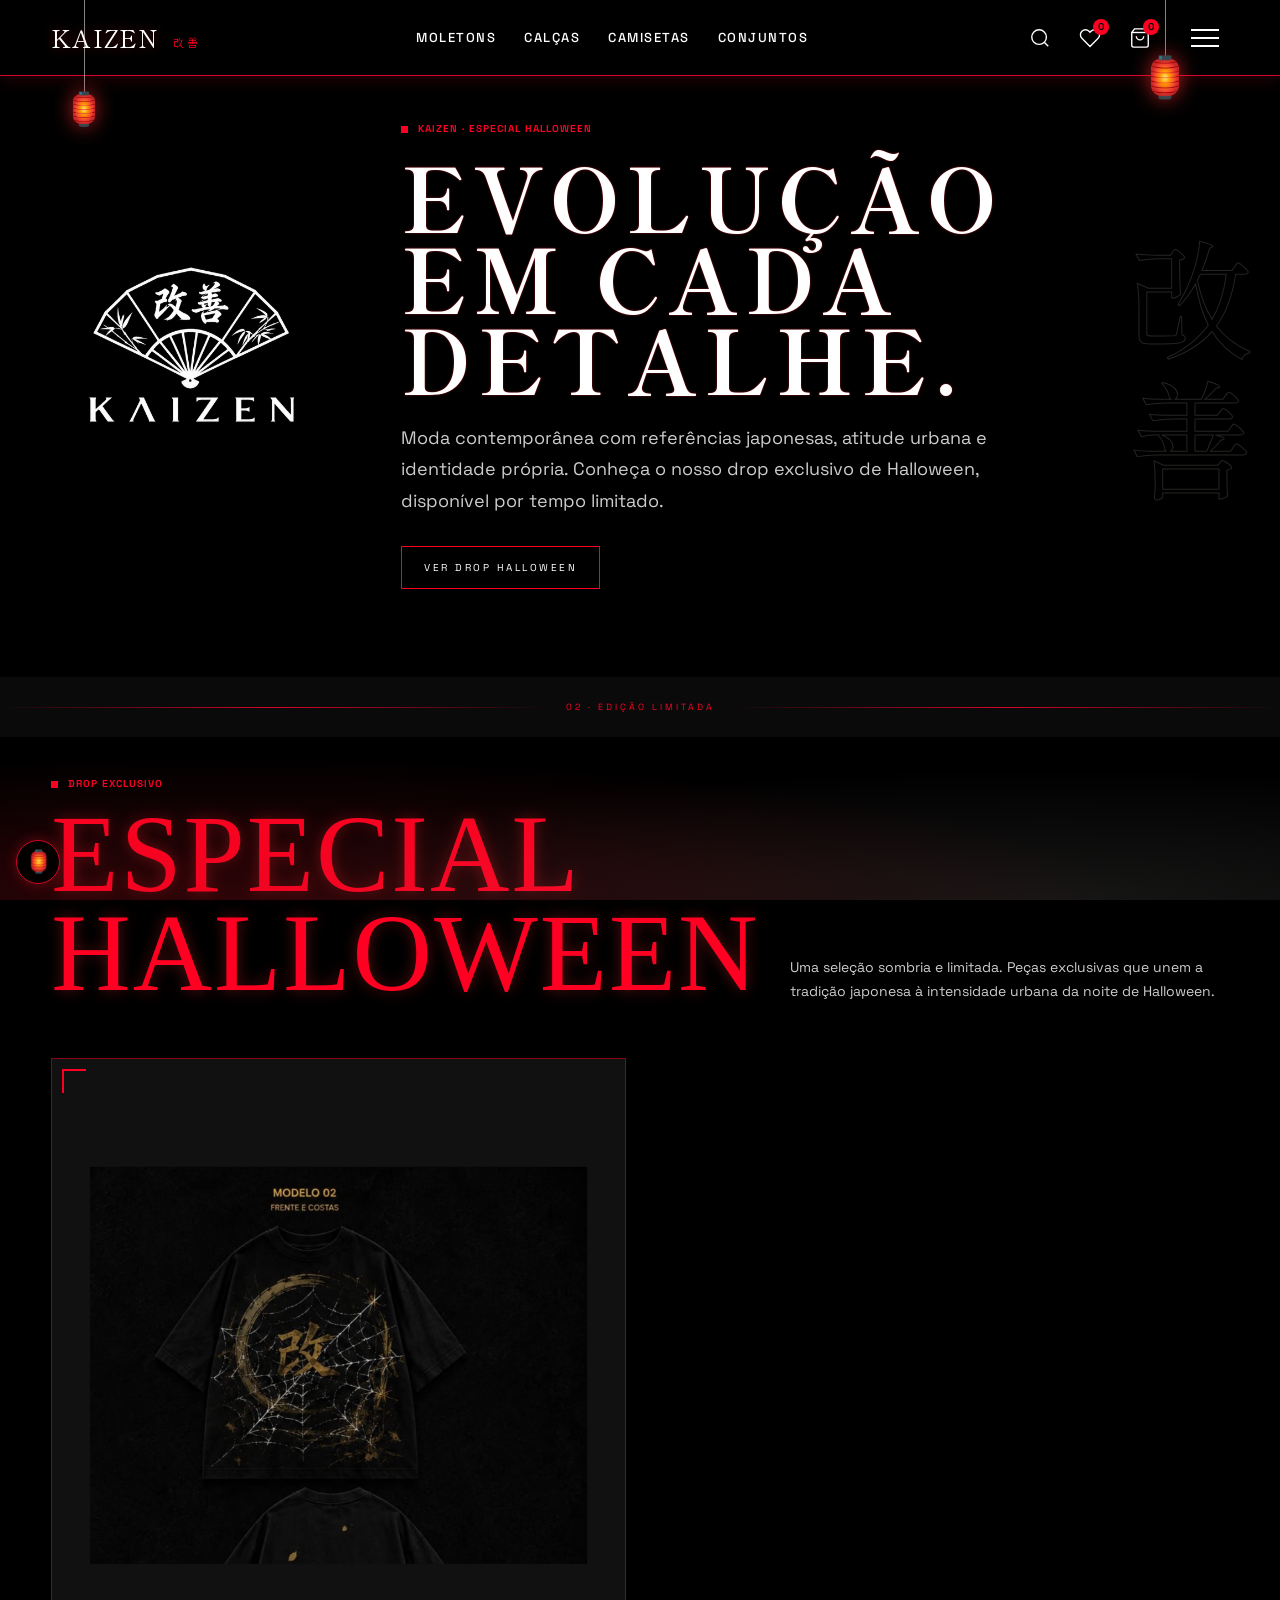
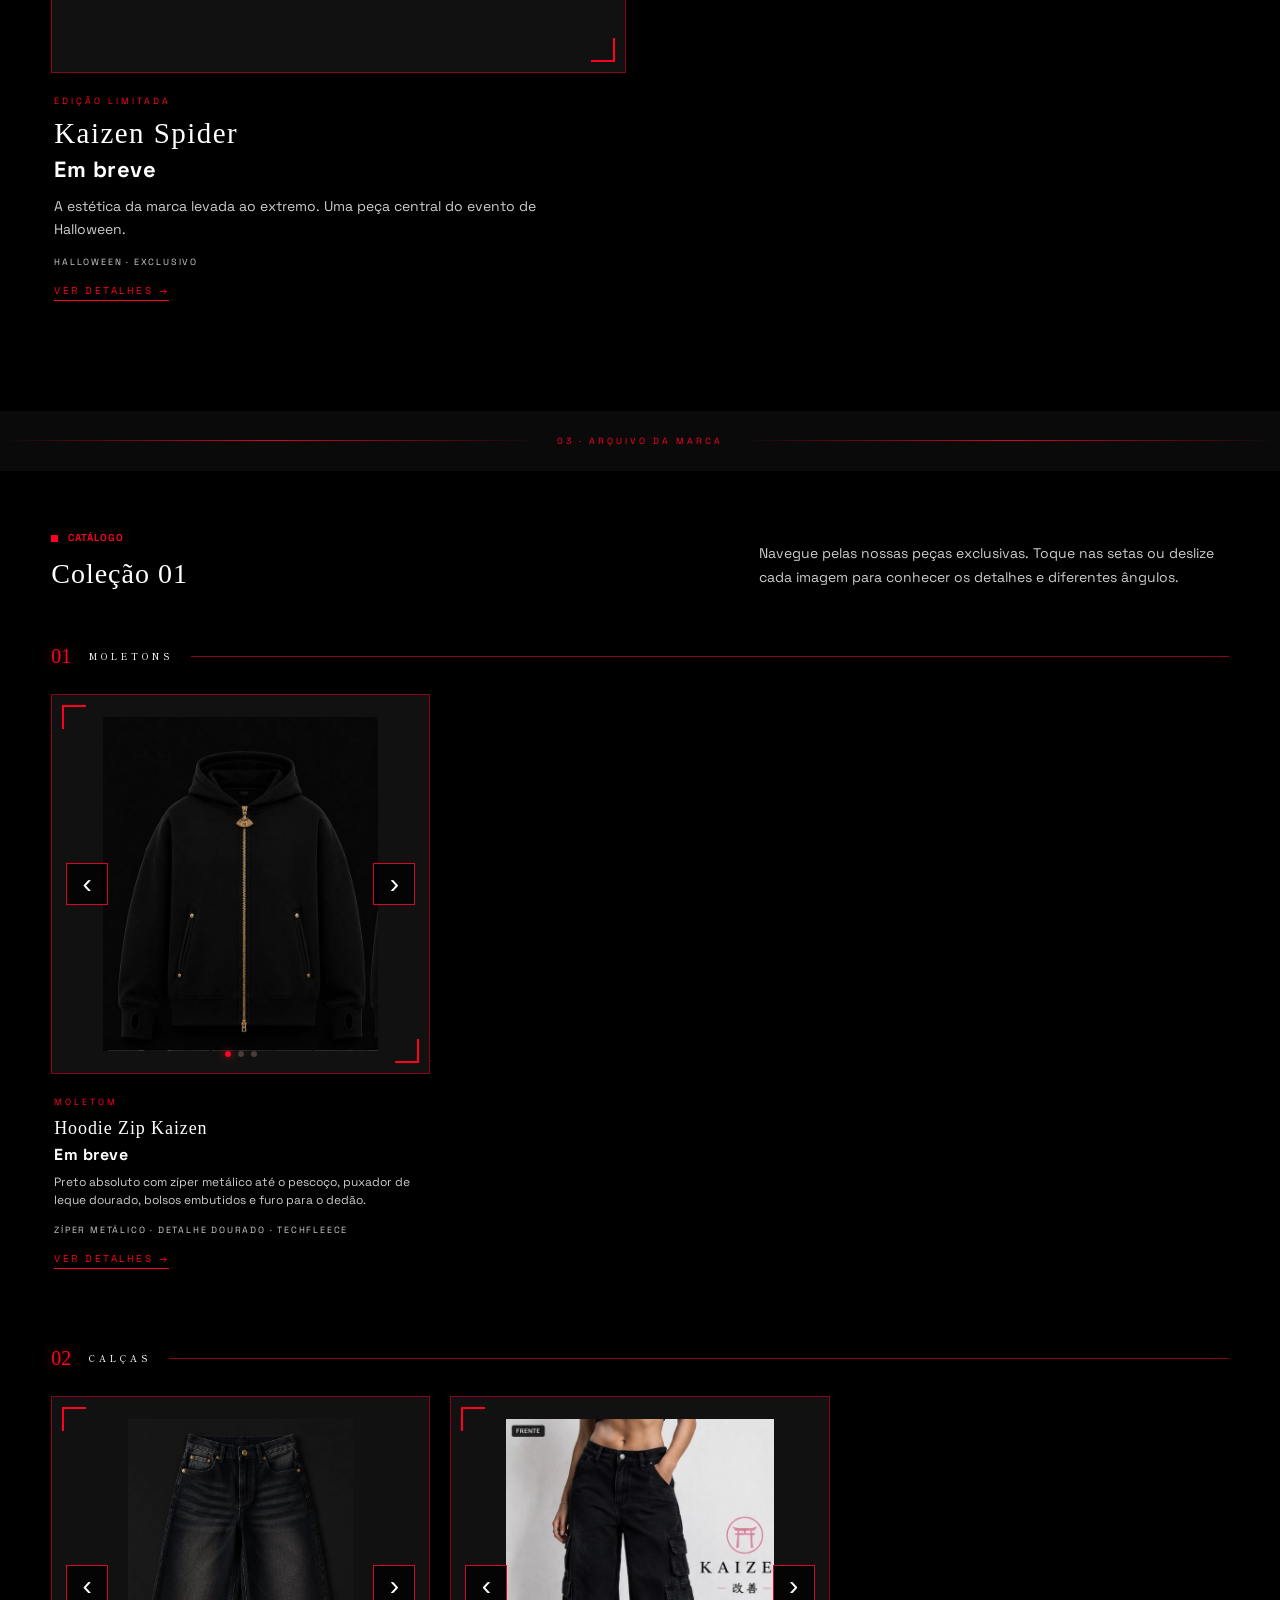
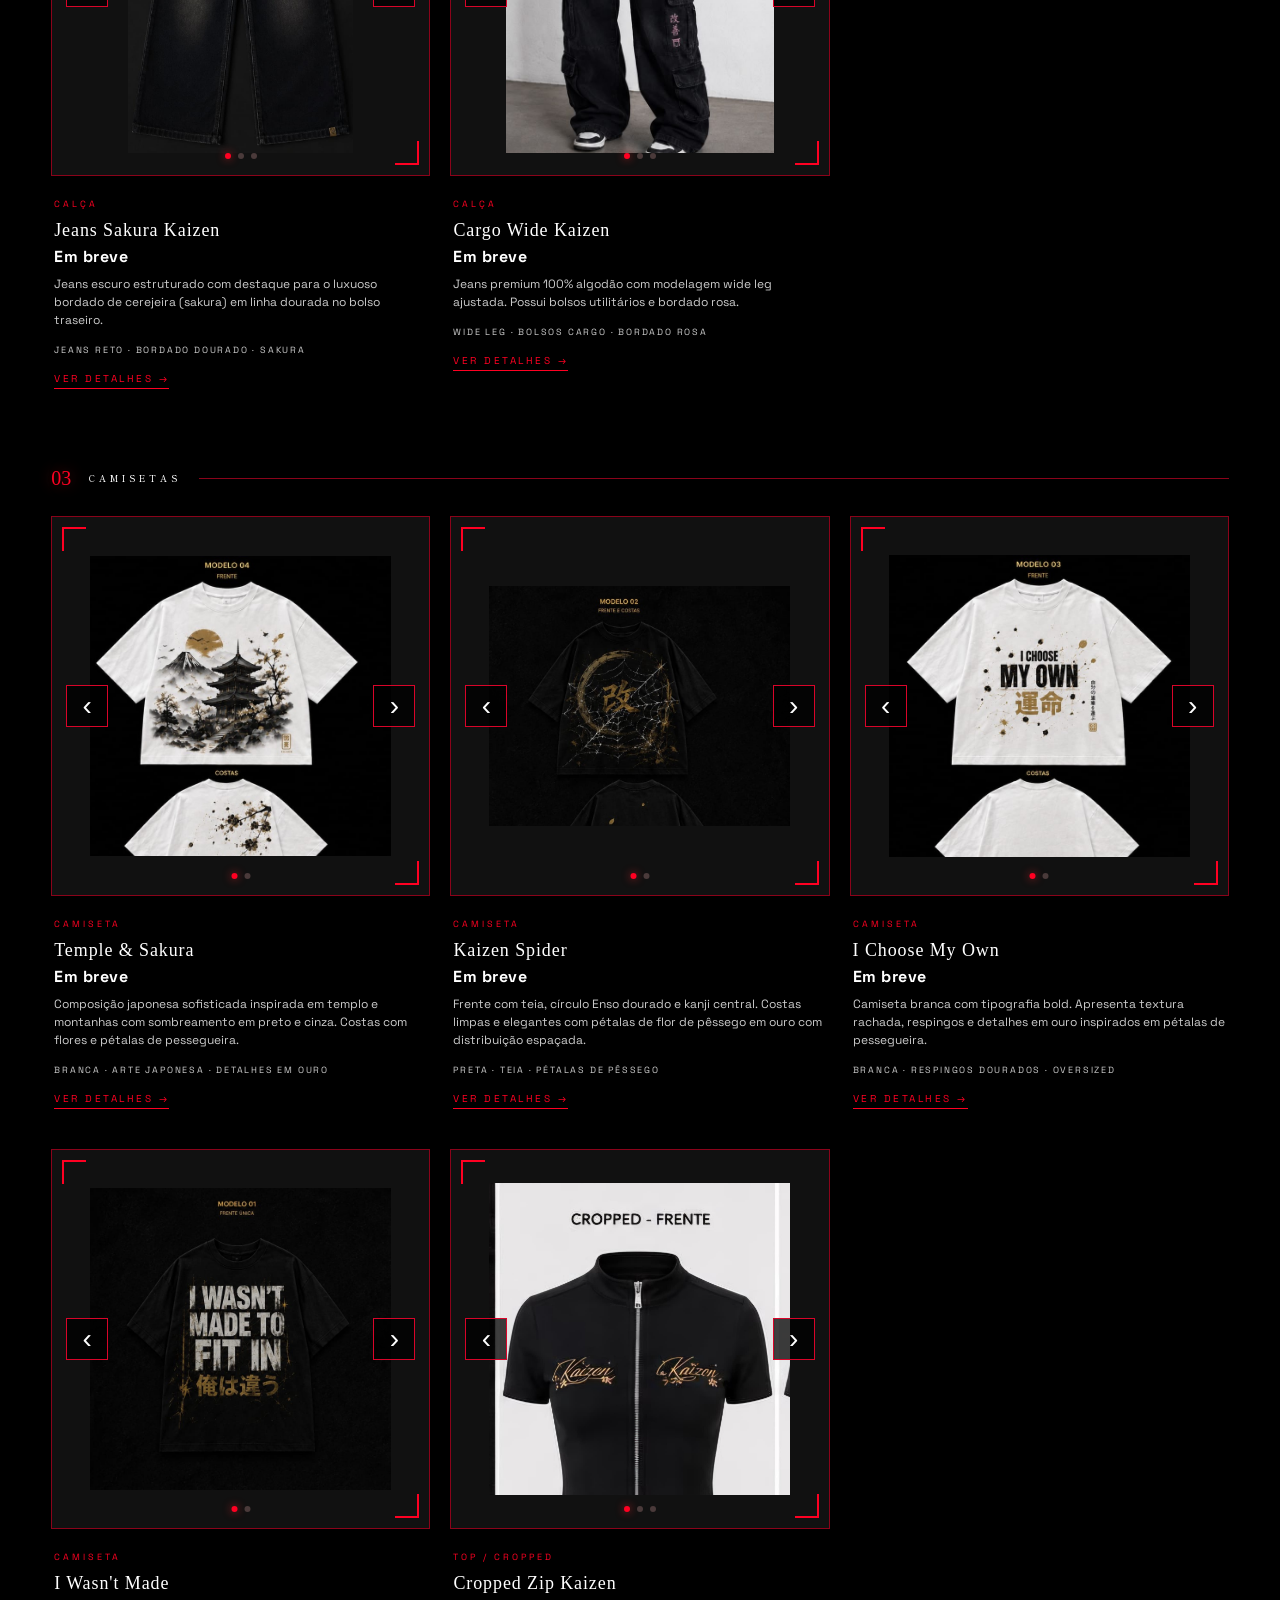
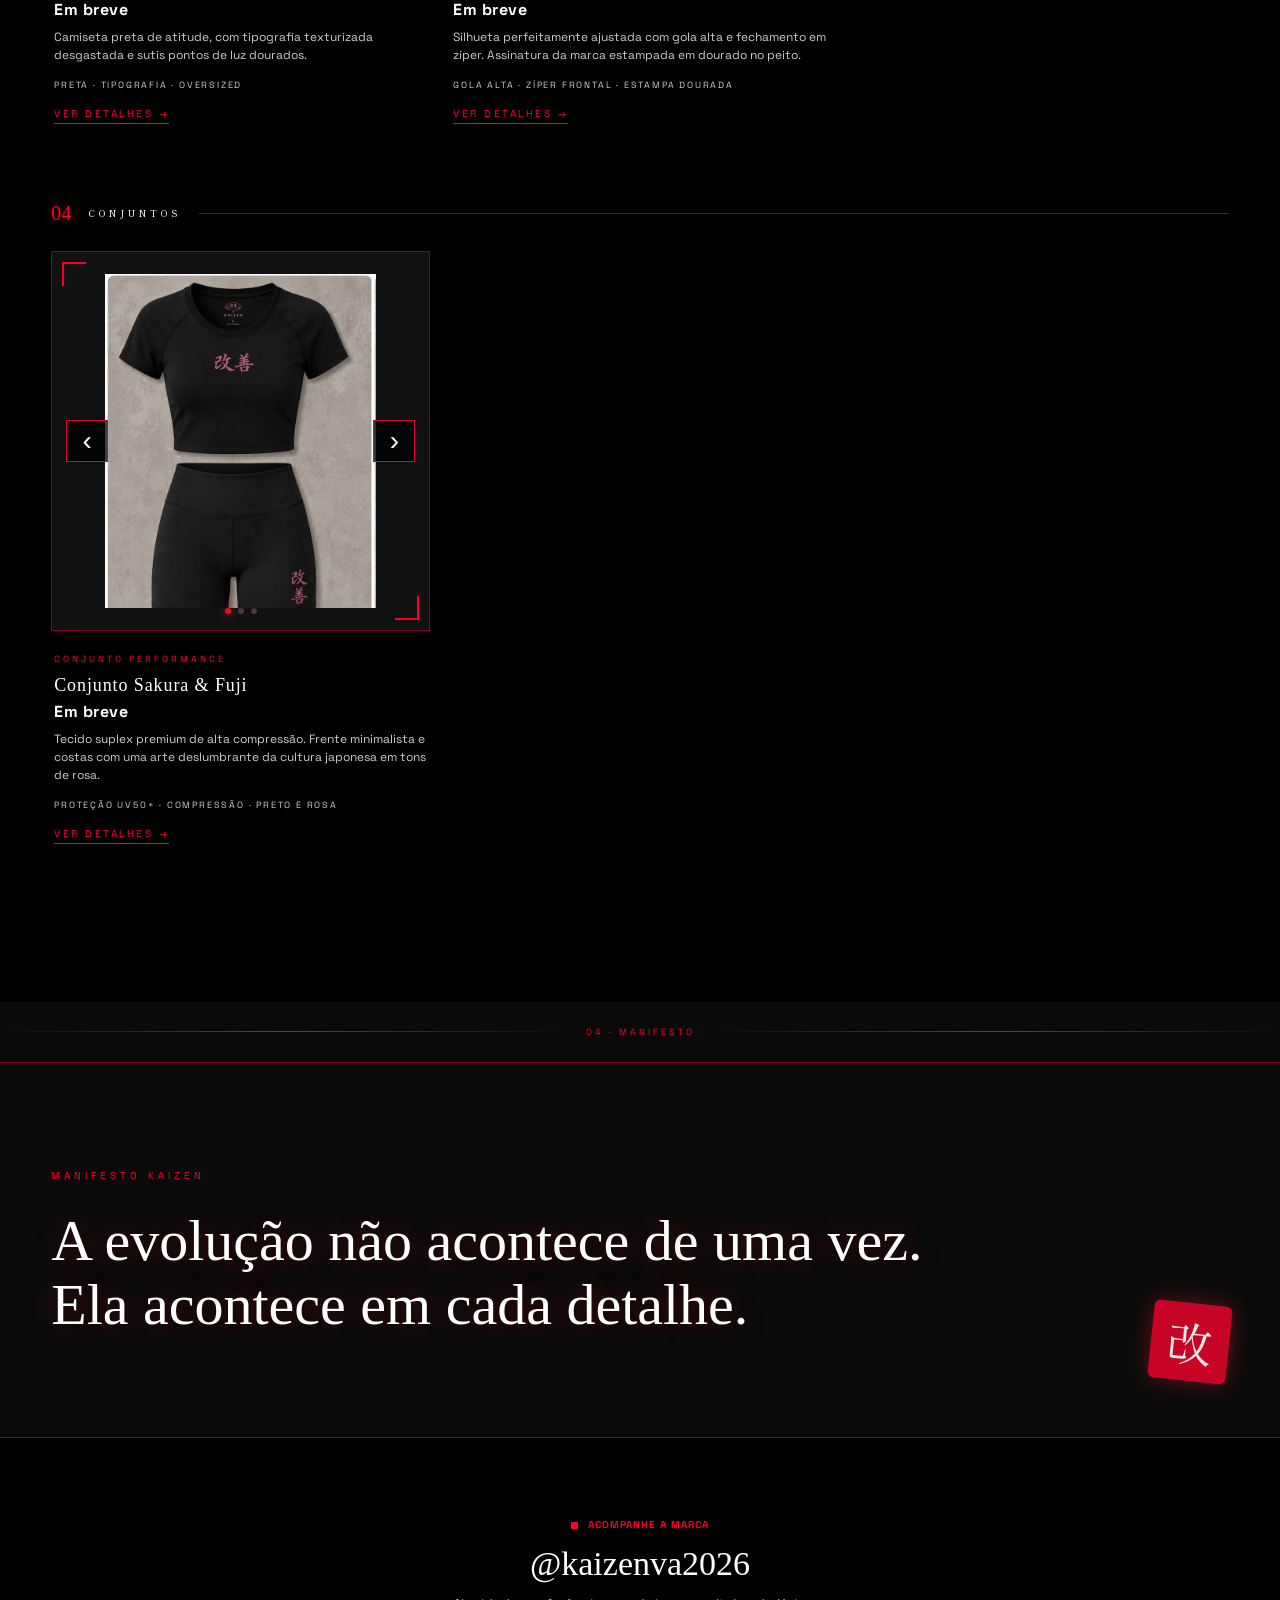
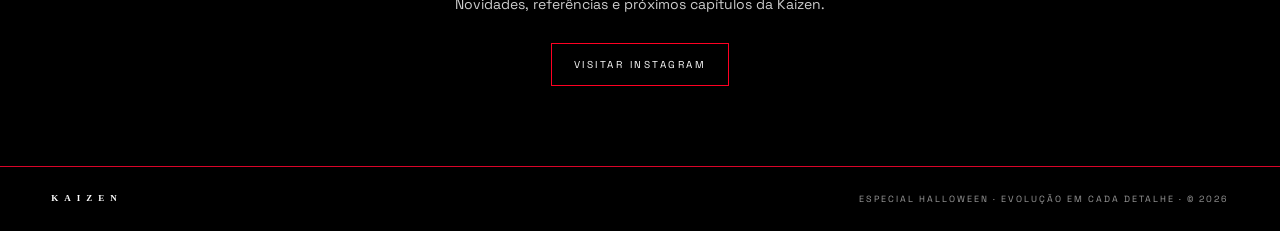
<file: index.html>
<!doctype html>
<html lang="pt-BR">
<head>
<meta charset="utf-8">
<meta name="viewport" content="width=device-width, initial-scale=1">
<meta name="description" content="KAIZEN — Coleção 01. Moda contemporânea inspirada em referências japonesas, atitude urbana e melhoria contínua.">
<title>KAIZEN — Especial Halloween</title>

<!-- Fontes do Google Fonts para a Estética Japonesa -->
<link rel="preconnect" href="https://fonts.googleapis.com">
<link rel="preconnect" href="https://fonts.gstatic.com" crossorigin>
<link href="https://fonts.googleapis.com/css2?family=Shippori+Mincho:wght@400;500;700;800&family=Space+Grotesk:wght@400;500;700&display=swap" rel="stylesheet">

<link rel="stylesheet" href="style.css">
<link rel="stylesheet" href="halloween.css">
<script src="halloween.js" defer></script>
</head>
<body>

<header>
  <div class="container nav">
    <a class="wordmark" href="#inicio">KAIZEN</a>
    
    <nav class="nav-categories">
      <a href="#moletons">Moletons</a>
      <a href="#calcas">Calças</a>
      <a href="#camisetas">Camisetas</a>
      <a href="#conjuntos">Conjuntos</a>
    </nav>
    
    <div class="nav-actions">
      <!-- Ícone Pesquisa -->
      <button class="icon-btn" aria-label="Pesquisar">
        <svg viewBox="0 0 24 24" fill="none" stroke="currentColor" stroke-width="1.5"><circle cx="11" cy="11" r="8"></circle><line x1="21" y1="21" x2="16.65" y2="16.65"></line></svg>
      </button>

      <!-- Ícone Favoritos -->
      <button class="icon-btn" aria-label="Favoritos">
        <svg viewBox="0 0 24 24" fill="none" stroke="currentColor" stroke-width="1.5"><path d="M20.84 4.61a5.5 5.5 0 0 0-7.78 0L12 5.67l-1.06-1.06a5.5 5.5 0 0 0-7.78 7.78l1.06 1.06L12 21.23l7.78-7.78 1.06-1.06a5.5 5.5 0 0 0 0-7.78z"></path></svg>
        <span class="badge">0</span>
      </button>
      
      <!-- Ícone Carrinho -->
      <button class="icon-btn" aria-label="Carrinho">
        <svg viewBox="0 0 24 24" fill="none" stroke="currentColor" stroke-width="1.5"><path d="M6 2L3 6v14a2 2 0 0 0 2 2h14a2 2 0 0 0 2-2V6l-3-4z"></path><line x1="3" y1="6" x2="21" y2="6"></line><path d="M16 10a4 4 0 0 1-8 0"></path></svg>
        <span class="badge">0</span>
      </button>

      <!-- Botão Hambúrguer -->
      <button class="hamburger-btn" id="open-menu" aria-label="Abrir menu">
        <span></span><span></span><span></span>
      </button>
    </div>
  </div>

  <!-- Barra de Pesquisa Integrada no Header -->
  <div class="search-bar-overlay" id="search-bar-overlay">
    <div class="container search-bar-inner">
      <svg viewBox="0 0 24 24" fill="none" stroke="currentColor" stroke-width="1.5" class="search-icon-inside"><circle cx="11" cy="11" r="8"></circle><line x1="21" y1="21" x2="16.65" y2="16.65"></line></svg>
      <input type="text" id="search-input" placeholder="Buscar peças, coleções..." aria-label="Campo de pesquisa">
      <button class="close-search" id="close-search" aria-label="Fechar pesquisa">✕</button>
    </div>
  </div>
</header>

<!-- Overlay Escuro Geral -->
<div class="menu-overlay" id="menu-overlay"></div>

<!-- 1. Menu Lateral: Navegação Geral -->
<aside class="side-menu" id="side-menu">
  <button class="close-btn" id="close-menu" aria-label="Fechar menu">✕</button>
  <nav class="side-nav">
    <a href="#halloween" class="side-link" style="color: var(--gold); text-shadow: 0 0 10px rgba(229,37,42,0.3);">Drop Halloween</a>
    <a href="#colecao" class="side-link">Coleção 01</a>
    <a href="#manifesto" class="side-link">Manifesto</a>
    
    <div class="side-menu-section">
      <div class="side-link-title">Quem Somos</div>
      <p class="side-menu-intro">Transformamos referências orientais e linguagem urbana em peças de expressão e autenticidade.</p>
    </div>
  </nav>
  <a href="https://www.instagram.com/kaizenva2026?igsh=aXo5OWhwcmZ4YXd1" class="side-link instagram" target="_blank" rel="noopener">@kaizenva2026</a>
</aside>

<!-- 2. Menu Lateral: Carrinho -->
<aside class="side-menu" id="cart-menu">
  <button class="close-btn" id="close-cart" aria-label="Fechar carrinho">✕</button>
  <div class="side-menu-section" style="margin-top: 0; border: none; padding-top: 0;">
    <div class="side-link-title">Seu Carrinho</div>
    <p class="side-menu-intro" style="margin-top: 20px;">O seu carrinho está vazio no momento.</p>
    <a class="cta" href="#colecao" id="continue-shop-cart" style="display: block; text-align: center; margin-top: 30px;">Explorar Coleção</a>
  </div>
</aside>

<!-- 3. Menu Lateral: Favoritos -->
<aside class="side-menu" id="fav-menu">
  <button class="close-btn" id="close-fav" aria-label="Fechar favoritos">✕</button>
  <div class="side-menu-section" style="margin-top: 0; border: none; padding-top: 0;">
    <div class="side-link-title">Favoritos</div>
    <p class="side-menu-intro" style="margin-top: 20px;">Você ainda não salvou nenhuma peça.</p>
    <a class="cta" href="#colecao" id="continue-shop-fav" style="display: block; text-align: center; margin-top: 30px;">Ver Produtos</a>
  </div>
</aside>

<main>
<section class="hero" id="inicio">
  <div class="container hero-inner">
    <img class="brand-logo" src="image/logo/Emblema Kaizen com Leque Japonês.png" alt="Logo Kaizen">
    <div class="hero-copy">
      <div class="eyebrow">Kaizen · Especial Halloween</div>
      <h1>EVOLUÇÃO<br>EM CADA DETALHE.</h1>
      <p>Moda contemporânea com referências japonesas, atitude urbana e identidade própria. Conheça o nosso drop exclusivo de Halloween, disponível por tempo limitado.</p>
      <a class="cta" href="#halloween">Ver Drop Halloween</a>
    </div>
  </div>
</section>

<div class="section-divider" aria-hidden="true"><span>02 · Edição Limitada</span></div>

<section class="collection" id="halloween">
  <div class="container">
    <div class="collection-head">
      <div>
        <div class="section-kicker">Drop Exclusivo</div>
        <h2 class="halloween-mega-title" style="color: var(--gold); text-shadow: 0 0 15px rgba(229, 37, 42, 0.4);">Especial<br>Halloween</h2>
      </div>
      <p>Uma seleção sombria e limitada. Peças exclusivas que unem a tradição japonesa à intensidade urbana da noite de Halloween.</p>
    </div>

    <div class="products">
      <article class="product-card">
        <div class="product-gallery" data-gallery>
          <div class="gallery-track">
            <img src="image/produtos/kaizen-spider-1.jpg" alt="Halloween Drop 1" draggable="false">
          </div>
        </div>
        <div class="product-info">
          <div class="product-meta">Edição Limitada</div>
          <h3><a href="produto.html?id=spider">Kaizen Spider</a></h3>
          <div class="product-price" data-produto="spider">R$ XX,XX</div>
          <p>A estética da marca levada ao extremo. Uma peça central do evento de Halloween.</p>
          <div class="tags">Halloween · Exclusivo</div>
          <a class="product-link" href="produto.html?id=spider">Ver detalhes →</a>
        </div>
      </article>
    </div>
  </div>
</section>

<div class="section-divider" aria-hidden="true"><span>03 · Arquivo da Marca</span></div>

<!-- ==========================================================================
     CATÁLOGO SECUNDÁRIO (ARQUIVO / COLEÇÃO 01)
     ========================================================================== -->
<section class="collection collection-secondary" id="colecao">
  <div class="container">
    <div class="collection-head">
      <div>
        <div class="section-kicker">Catálogo</div>
        <h2>Coleção 01</h2>
      </div>
      <p>Navegue pelas nossas peças exclusivas. Toque nas setas ou deslize cada imagem para conhecer os detalhes e diferentes ângulos.</p>
    </div>

    <!-- ================= CATEGORIA: MOLETONS ================= -->
    <div class="gender" id="moletons">
      <div class="gender-title">
        <span class="number">01</span>
        <h3>Moletons</h3>
        <div class="rule"></div>
      </div>
      <div class="products">
        
        <article class="product-card">
          <div class="product-gallery" data-gallery>
            <div class="gallery-track">
              <img src="image/produtos/hoodie-kaizen-1.jpg" alt="Hoodie Kaizen" draggable="false">
              <img src="image/produtos/hoodie-kaizen-2.jpg" alt="Hoodie Kaizen Costas" draggable="false">
              <img src="image/produtos/hoodie-kaizen-3.jpg" alt="Hoodie Kaizen Detalhes" draggable="false">
            </div>
            <button class="arrow prev" aria-label="Imagem anterior">‹</button>
            <button class="arrow next" aria-label="Próxima imagem">›</button>
            <div class="dots"></div>
          </div>
          <div class="product-info">
            <div class="product-meta">Moletom</div>
            <h3><a href="produto.html?id=hoodie">Hoodie Zip Kaizen</a></h3>
            <div class="product-price" data-produto="hoodie">R$ XX,XX</div>
            <p>Preto absoluto com zíper metálico até o pescoço, puxador de leque dourado, bolsos embutidos e furo para o dedão.</p>
            <div class="tags">Zíper Metálico · Detalhe Dourado · Techfleece</div>
            <a class="product-link" href="produto.html?id=hoodie">Ver detalhes →</a>
          </div>
        </article>

      </div>
    </div>

    <!-- ================= CATEGORIA: CALÇAS ================= -->
    <div class="gender" id="calcas">
      <div class="gender-title">
        <span class="number">02</span>
        <h3>Calças</h3>
        <div class="rule"></div>
      </div>
      <div class="products">
        
        <article class="product-card">
          <div class="product-gallery" data-gallery>
            <div class="gallery-track">
              <img src="image/produtos/jeans-kaizen-1.jpg" alt="Jeans Kaizen Frente" draggable="false">
              <img src="image/produtos/jeans-kaizen-2.jpg" alt="Jeans Kaizen Costas" draggable="false">
              <img src="image/produtos/jeans-kaizen-3.jpg" alt="Jeans Kaizen Detalhes" draggable="false">
            </div>
            <button class="arrow prev" aria-label="Imagem anterior">‹</button>
            <button class="arrow next" aria-label="Próxima imagem">›</button>
            <div class="dots"></div>
          </div>
          <div class="product-info">
            <div class="product-meta">Calça</div>
            <h3><a href="produto.html?id=jeans-sakura">Jeans Sakura Kaizen</a></h3>
            <div class="product-price" data-produto="jeans-sakura">R$ XX,XX</div>
            <p>Jeans escuro estruturado com destaque para o luxuoso bordado de cerejeira (sakura) em linha dourada no bolso traseiro.</p>
            <div class="tags">Jeans Reto · Bordado Dourado · Sakura</div>
            <a class="product-link" href="produto.html?id=jeans-sakura">Ver detalhes →</a>
          </div>
        </article>

        <article class="product-card">
          <div class="product-gallery" data-gallery>
            <div class="gallery-track">
              <img src="image/produtos/calca-cargo-kaizen-1.jpg" alt="Calça Cargo Kaizen Frente" draggable="false">
              <img src="image/produtos/calca-cargo-kaizen-2.jpg" alt="Calça Cargo Kaizen Costas" draggable="false">
              <img src="image/produtos/calca-cargo-kaizen-3.jpg" alt="Calça Cargo Kaizen Detalhes" draggable="false">
            </div>
            <button class="arrow prev" aria-label="Imagem anterior">‹</button>
            <button class="arrow next" aria-label="Próxima imagem">›</button>
            <div class="dots"></div>
          </div>
          <div class="product-info">
            <div class="product-meta">Calça</div>
            <h3><a href="produto.html?id=cargo">Cargo Wide Kaizen</a></h3>
            <div class="product-price" data-produto="cargo">R$ XX,XX</div>
            <p>Jeans premium 100% algodão com modelagem wide leg ajustada. Possui bolsos utilitários e bordado rosa.</p>
            <div class="tags">Wide Leg · Bolsos Cargo · Bordado Rosa</div>
            <a class="product-link" href="produto.html?id=cargo">Ver detalhes →</a>
          </div>
        </article>

      </div>
    </div>

    <!-- ================= CATEGORIA: CAMISETAS ================= -->
    <div class="gender" id="camisetas">
      <div class="gender-title">
        <span class="number">03</span>
        <h3>Camisetas</h3>
        <div class="rule"></div>
      </div>
      <div class="products">
        
        <article class="product-card">
          <div class="product-gallery" data-gallery>
            <div class="gallery-track">
              <img src="image/produtos/temple-sakura-1.jpg" alt="Camiseta Temple Sakura Frente" draggable="false">
              <img src="image/produtos/temple-sakura-2.jpg" alt="Camiseta Temple Sakura Costas e Detalhes" draggable="false">
            </div>
            <button class="arrow prev" aria-label="Imagem anterior">‹</button>
            <button class="arrow next" aria-label="Próxima imagem">›</button>
            <div class="dots"></div>
          </div>
          <div class="product-info">
            <div class="product-meta">Camiseta</div>
            <h3><a href="produto.html?id=temple-sakura">Temple & Sakura</a></h3>
            <div class="product-price" data-produto="temple-sakura">R$ XX,XX</div>
            <p>Composição japonesa sofisticada inspirada em templo e montanhas com sombreamento em preto e cinza. Costas com flores e pétalas de pessegueira.</p>
            <div class="tags">Branca · Arte Japonesa · Detalhes em Ouro</div>
            <a class="product-link" href="produto.html?id=temple-sakura">Ver detalhes →</a>
          </div>
        </article>

        <article class="product-card">
          <div class="product-gallery" data-gallery>
            <div class="gallery-track">
              <img src="image/produtos/kaizen-spider-1.jpg" alt="Camiseta Kaizen Spider Frente" draggable="false">
              <img src="image/produtos/kaizen-spider-2.jpg" alt="Camiseta Kaizen Spider Costas" draggable="false">
            </div>
            <button class="arrow prev" aria-label="Imagem anterior">‹</button>
            <button class="arrow next" aria-label="Próxima imagem">›</button>
            <div class="dots"></div>
          </div>
          <div class="product-info">
            <div class="product-meta">Camiseta</div>
            <h3><a href="produto.html?id=spider">Kaizen Spider</a></h3>
            <div class="product-price" data-produto="spider">R$ XX,XX</div>
            <p>Frente com teia, círculo Enso dourado e kanji central. Costas limpas e elegantes com pétalas de flor de pêssego em ouro com distribuição espaçada.</p>
            <div class="tags">Preta · Teia · Pétalas de Pêssego</div>
            <a class="product-link" href="produto.html?id=spider">Ver detalhes →</a>
          </div>
        </article>

        <article class="product-card">
          <div class="product-gallery" data-gallery>
            <div class="gallery-track">
              <img src="image/produtos/i-choose-my-own-1.jpg" alt="Camiseta I Choose My Own Frente" draggable="false">
              <img src="image/produtos/i-choose-my-own-2.jpg" alt="Camiseta I Choose My Own Detalhes" draggable="false">
            </div>
            <button class="arrow prev" aria-label="Imagem anterior">‹</button>
            <button class="arrow next" aria-label="Próxima imagem">›</button>
            <div class="dots"></div>
          </div>
          <div class="product-info">
            <div class="product-meta">Camiseta</div>
            <h3><a href="produto.html?id=i-choose">I Choose My Own</a></h3>
            <div class="product-price" data-produto="i-choose">R$ XX,XX</div>
            <p>Camiseta branca com tipografia bold. Apresenta textura rachada, respingos e detalhes em ouro inspirados em pétalas de pessegueira.</p>
            <div class="tags">Branca · Respingos Dourados · Oversized</div>
            <a class="product-link" href="produto.html?id=i-choose">Ver detalhes →</a>
          </div>
        </article>

        <article class="product-card">
          <div class="product-gallery" data-gallery>
            <div class="gallery-track">
              <img src="image/produtos/i-wasnt-made-to-fit-in-1.jpg" alt="Camiseta I Wasn't Made to Fit In Frente" draggable="false">
              <img src="image/produtos/i-wasnt-made-to-fit-in-2.jpg" alt="Camiseta I Wasn't Made Detalhes" draggable="false">
            </div>
            <button class="arrow prev" aria-label="Imagem anterior">‹</button>
            <button class="arrow next" aria-label="Próxima imagem">›</button>
            <div class="dots"></div>
          </div>
          <div class="product-info">
            <div class="product-meta">Camiseta</div>
            <h3><a href="produto.html?id=i-wasnt-made">I Wasn't Made</a></h3>
            <div class="product-price" data-produto="i-wasnt-made">R$ XX,XX</div>
            <p>Camiseta preta de atitude, com tipografia texturizada desgastada e sutis pontos de luz dourados.</p>
            <div class="tags">Preta · Tipografia · Oversized</div>
            <a class="product-link" href="produto.html?id=i-wasnt-made">Ver detalhes →</a>
          </div>
        </article>

        <article class="product-card">
          <div class="product-gallery" data-gallery>
            <div class="gallery-track">
              <img src="image/produtos/cropped-kaizen-1.jpg" alt="Cropped Kaizen Frente" draggable="false">
              <img src="image/produtos/cropped-kaizen-2.jpg" alt="Cropped Kaizen Costas" draggable="false">
              <img src="image/produtos/cropped-kaizen-3.jpg" alt="Cropped Kaizen Etiqueta" draggable="false">
            </div>
            <button class="arrow prev" aria-label="Imagem anterior">‹</button>
            <button class="arrow next" aria-label="Próxima imagem">›</button>
            <div class="dots"></div>
          </div>
          <div class="product-info">
            <div class="product-meta">Top / Cropped</div>
            <h3><a href="produto.html?id=cropped">Cropped Zip Kaizen</a></h3>
            <div class="product-price" data-produto="cropped">R$ XX,XX</div>
            <p>Silhueta perfeitamente ajustada com gola alta e fechamento em zíper. Assinatura da marca estampada em dourado no peito.</p>
            <div class="tags">Gola Alta · Zíper Frontal · Estampa Dourada</div>
            <a class="product-link" href="produto.html?id=cropped">Ver detalhes →</a>
          </div>
        </article>

      </div>
    </div>

    <!-- ================= CATEGORIA: CONJUNTOS ================= -->
    <div class="gender" id="conjuntos">
      <div class="gender-title">
        <span class="number">04</span>
        <h3>Conjuntos</h3>
        <div class="rule"></div>
      </div>
      <div class="products">
        
        <article class="product-card">
          <div class="product-gallery" data-gallery>
            <div class="gallery-track">
              <img src="image/produtos/conjunto-kaizen-1.jpg" alt="Conjunto Kaizen Frente" draggable="false">
              <img src="image/produtos/conjunto-kaizen-2.jpg" alt="Conjunto Kaizen Costas" draggable="false">
              <img src="image/produtos/conjunto-kaizen-3.jpg" alt="Conjunto Kaizen Detalhes" draggable="false">
            </div>
            <button class="arrow prev" aria-label="Imagem anterior">‹</button>
            <button class="arrow next" aria-label="Próxima imagem">›</button>
            <div class="dots"></div>
          </div>
          <div class="product-info">
            <div class="product-meta">Conjunto Performance</div>
            <h3><a href="produto.html?id=conjunto">Conjunto Sakura & Fuji</a></h3>
            <div class="product-price" data-produto="conjunto">R$ XX,XX</div>
            <p>Tecido suplex premium de alta compressão. Frente minimalista e costas com uma arte deslumbrante da cultura japonesa em tons de rosa.</p>
            <div class="tags">Proteção UV50+ · Compressão · Preto e Rosa</div>
            <a class="product-link" href="produto.html?id=conjunto">Ver detalhes →</a>
          </div>
        </article>

      </div>
    </div>

  </div>
</section>
<div class="section-divider" aria-hidden="true"><span>04 · Manifesto</span></div>

<section class="manifesto" id="manifesto">
  <div class="container">
    <small>Manifesto Kaizen</small>
    <blockquote>A evolução não acontece de uma vez. Ela acontece em cada detalhe.</blockquote>
  </div>
</section>

<section class="instagram-section">
  <div class="container">
    <div class="section-kicker">Acompanhe a marca</div>
    <div class="handle">@kaizenva2026</div>
    <p>Novidades, referências e próximos capítulos da Kaizen.</p>
    <a class="cta" href="https://www.instagram.com/kaizenva2026?igsh=aXo5OWhwcmZ4YXd1" target="_blank" rel="noopener">Visitar Instagram</a>
  </div>
</section>
</main>

<footer>
  <div class="container footer">
    <strong>KAIZEN</strong>
    <span>ESPECIAL HALLOWEEN · EVOLUÇÃO EM CADA DETALHE · © 2026</span>
  </div>
</footer>

<script src="produtos.js"></script>
<script src="carrinho.js"></script>
<script>
// ==========================================
// 1. LÓGICA DOS MENUS LATERAIS E OVERLAY
// ==========================================
const menuOverlay = document.getElementById('menu-overlay');

const sideMenu = document.getElementById('side-menu');
const cartMenu = document.getElementById('cart-menu');
const favMenu = document.getElementById('fav-menu');

const openMenuBtn = document.getElementById('open-menu');
const openCartBtn = document.querySelector('button[aria-label="Carrinho"]');
const openFavBtn = document.querySelector('button[aria-label="Favoritos"]');

const closeMenuBtn = document.getElementById('close-menu');
const closeCartBtn = document.getElementById('close-cart');
const closeFavBtn = document.getElementById('close-fav');

// Fecha todos os painéis
function closeAllMenus() {
  sideMenu.classList.remove('active');
  cartMenu.classList.remove('active');
  favMenu.classList.remove('active');
  menuOverlay.classList.remove('active');
}

// Abre um painel específico
function openSidebar(menu) {
  closeAllMenus();
  menu.classList.add('active');
  menuOverlay.classList.add('active');
}

openMenuBtn.addEventListener('click', () => openSidebar(sideMenu));
openCartBtn.addEventListener('click', () => openSidebar(cartMenu));
openFavBtn.addEventListener('click', () => openSidebar(favMenu));

closeMenuBtn.addEventListener('click', closeAllMenus);
closeCartBtn.addEventListener('click', closeAllMenus);
closeFavBtn.addEventListener('click', closeAllMenus);
menuOverlay.addEventListener('click', closeAllMenus);

// Fechar menu ao clicar num link (ex: Explorar Coleção)
document.querySelectorAll('.side-link, .cta').forEach(link => {
  link.addEventListener('click', closeAllMenus);
});

// ==========================================
// 2. LÓGICA DA PESQUISA NO HEADER
// ==========================================
const searchBtn = document.querySelector('button[aria-label="Pesquisar"]');
const searchOverlay = document.getElementById('search-bar-overlay');
const closeSearchBtn = document.getElementById('close-search');
const searchInput = document.getElementById('search-input');

function toggleSearch() {
  searchOverlay.classList.toggle('active');
  if (searchOverlay.classList.contains('active')) {
    setTimeout(() => searchInput.focus(), 100);
  } else {
    searchInput.value = '';
  }
}

searchBtn.addEventListener('click', toggleSearch);
closeSearchBtn.addEventListener('click', toggleSearch);

// Fechar com a tecla ESC
document.addEventListener('keydown', (e) => {
  if (e.key === 'Escape') {
    if (searchOverlay.classList.contains('active')) toggleSearch();
    if (menuOverlay.classList.contains('active')) closeAllMenus();
  }
});

// ==========================================
// 3. LÓGICA DO CARROSSEL (GALERIA)
// ==========================================
document.querySelectorAll('[data-gallery]').forEach(gallery => {
  const track = gallery.querySelector('.gallery-track');
  const slides = [...track.children];
  const prev = gallery.querySelector('.prev');
  const next = gallery.querySelector('.next');
  const dots = gallery.querySelector('.dots');
  let index = 0;
  let startX = 0;
  let startY = 0;

  if(slides.length <= 1) {
    if(prev) prev.style.display = 'none';
    if(next) next.style.display = 'none';
    return;
  }

  slides.forEach((_, i) => {
    const dot = document.createElement('button');
    dot.className = 'dot' + (i === 0 ? ' active' : '');
    dot.setAttribute('aria-label', 'Ver imagem ' + (i + 1));
    dot.addEventListener('click', () => go(i));
    dots.appendChild(dot);
  });

  function go(i) {
    index = (i + slides.length) % slides.length;
    track.style.transform = 'translateX(-' + (index * 100) + '%)';
    [...dots.children].forEach((d, n) => d.classList.toggle('active', n === index));
  }

  if(prev) prev.addEventListener('click', () => go(index - 1));
  if(next) next.addEventListener('click', () => go(index + 1));

  gallery.addEventListener('touchstart', e => {
    startX = e.touches[0].clientX;
    startY = e.touches[0].clientY;
  }, {passive:true});

  gallery.addEventListener('touchend', e => {
    const dx = e.changedTouches[0].clientX - startX;
    const dy = e.changedTouches[0].clientY - startY;
    if (Math.abs(dx) > 45 && Math.abs(dx) > Math.abs(dy)) {
      go(index + (dx < 0 ? 1 : -1));
    }
  }, {passive:true});
});
</script>
</body>
</html>
</file>
<file: style.css>
/* ==========================================================================
   VARIÁVEIS E RESET
   ========================================================================== */

:root {
  --paper: #f7f6f2;
  --white: #ffffff;
  --ink: #111111;
  --muted: #686866;
  --gold: #b18a43;
  --line: #deddd8;
  --max: 1240px;
}

* {
  box-sizing: border-box;
  margin: 0;
  padding: 0;
}

html {
  scroll-behavior: smooth;
}

body {
  font-family: Arial, Helvetica, sans-serif;
  background: var(--paper);
  color: var(--ink);
  overflow-x: hidden;
}

a {
  color: inherit;
  text-decoration: none;
}

img {
  max-width: 100%;
}

.container {
  width: min(var(--max), 92%);
  margin: auto;
}

/* ==========================================================================
   TOPO (HEADER) E NAVEGAÇÃO
   ========================================================================== */

header {
  height: 76px;
  background: rgba(247, 246, 242, 0.96);
  backdrop-filter: blur(12px);
  border-bottom: 1px solid var(--line);
  position: sticky;
  top: 0;
  z-index: 50;
}

.nav {
  height: 100%;
  display: flex;
  align-items: center;
  justify-content: space-between;
}

.wordmark {
  font-family: Georgia, serif;
  letter-spacing: 8px;
  font-size: 24px;
}

/* Categorias Centrais */
.nav-categories {
  display: none;
  gap: 28px;
}

@media (min-width: 900px) {
  .nav-categories {
    display: flex;
  }
}

.nav-categories a {
  font-family: var(--hw-font-urban, sans-serif);
  font-size: 13px;
  font-weight: 500;
  text-transform: uppercase;
  letter-spacing: 1.5px;
  color: var(--ink);
  transition: color 0.3s;
}

.nav-categories a:hover {
  color: var(--gold);
}

/* Ícones de Ação e Carrinho */
.nav-actions {
  display: flex;
  align-items: center;
  gap: 16px;
}

.icon-btn {
  background: transparent;
  border: none;
  color: var(--ink);
  cursor: pointer;
  position: relative;
  display: flex;
  align-items: center;
  justify-content: center;
  padding: 6px;
  transition: 0.2s;
}

.icon-btn svg {
  width: 22px;
  height: 22px;
  transition: stroke 0.3s;
}

.icon-btn:hover {
  color: var(--gold);
}

.badge {
  position: absolute;
  top: -2px;
  right: -2px;
  background: var(--gold);
  color: var(--paper);
  font-family: var(--hw-font-urban, sans-serif);
  font-size: 10px;
  font-weight: 700;
  width: 16px;
  height: 16px;
  border-radius: 50%;
  display: flex;
  align-items: center;
  justify-content: center;
}

/* ==========================================================================
   HERO
   ========================================================================== */

.hero {
  padding: 46px 0 88px;
  background: var(--white);
}

.hero-inner {
  display: grid;
  grid-template-columns: minmax(300px, 430px) 1fr;
  gap: 80px;
  align-items: center;
}

.brand-logo {
  width: min(100%, 150px);
  height: auto;
  display: block;
  margin: auto;
}

.hero-copy {
  max-width: 650px;
}

.hero-copy > p {
  font-size: 18px;
  line-height: 1.75;
  color: var(--muted);
  max-width: 610px;
}

.eyebrow {
  font-size: 10px;
  letter-spacing: 4px;
  color: var(--gold);
  text-transform: uppercase;
  margin-bottom: 20px;
}

h1 {
  font-family: Georgia, serif;
  font-weight: 400;
  font-size: clamp(48px, 7vw, 88px);
  line-height: 0.92;
  letter-spacing: 3px;
  margin-bottom: 24px;
}

.cta {
  display: inline-block;
  margin-top: 30px;
  border: 1px solid var(--ink);
  padding: 14px 22px;
  font-size: 10px;
  letter-spacing: 2.5px;
  text-transform: uppercase;
  transition: 0.2s;
}

.cta:hover {
  background: var(--ink);
  color: white;
}

/* ==========================================================================
   SOBRE
   ========================================================================== */

.about {
  padding: 84px 0;
  background: var(--paper);
  border-top: 1px solid var(--line);
}

.about-head {
  display: flex;
  align-items: end;
  justify-content: space-between;
  gap: 30px;
  margin-bottom: 45px;
}

.about-head h2,
.collection-head h2 {
  font-family: Georgia, serif;
  font-weight: 400;
  font-size: 42px;
  letter-spacing: 1px;
}

.about-intro {
  max-width: 440px;
  color: var(--muted);
  line-height: 1.7;
  font-size: 15px;
}

.section-kicker {
  font-size: 10px;
  letter-spacing: 4px;
  color: var(--gold);
  text-transform: uppercase;
  margin-bottom: 14px;
}

.values {
  display: grid;
  grid-template-columns: repeat(3, 1fr);
  border-top: 1px solid var(--line);
  border-bottom: 1px solid var(--line);
}

.value {
  padding: 30px 26px 34px;
  border-right: 1px solid var(--line);
  background: rgba(255, 255, 255, 0.55);
}

.value:last-child {
  border-right: 0;
}

.value span {
  font-size: 10px;
  letter-spacing: 3px;
  color: var(--gold);
  text-transform: uppercase;
}

.value h3 {
  font-family: Georgia, serif;
  font-size: 27px;
  font-weight: 400;
  margin: 13px 0;
}

.value p {
  color: var(--muted);
  line-height: 1.65;
  font-size: 14px;
}

/* ==========================================================================
   DIVISORES ENTRE MOMENTOS
   ========================================================================== */

.section-divider {
  padding: 24px 0;
  background: var(--paper);
  display: flex;
  align-items: center;
  gap: 18px;
}

.section-divider::before,
.section-divider::after {
  content: "";
  height: 1px;
  background: var(--line);
  flex: 1;
}

.section-divider span {
  font-size: 9px;
  letter-spacing: 3px;
  color: var(--gold);
  text-transform: uppercase;
  white-space: nowrap;
}

/* ==========================================================================
   COLEÇÃO & PRECIFICAÇÃO
   ========================================================================== */

.collection {
  padding: 92px 0 110px;
  background: var(--white);
}

.collection-head {
  display: flex;
  justify-content: space-between;
  align-items: end;
  gap: 30px;
  margin-bottom: 55px;
}

.collection-head p {
  max-width: 470px;
  color: var(--muted);
  line-height: 1.7;
  font-size: 14px;
}

.gender {
  margin-bottom: 78px;
}

.gender-title {
  display: flex;
  align-items: center;
  gap: 18px;
  margin-bottom: 26px;
}

.gender-title .number {
  font-family: Georgia, serif;
  font-size: 30px;
  color: var(--gold);
}

.gender-title h3 {
  font-size: 11px;
  letter-spacing: 4px;
  text-transform: uppercase;
  font-weight: 500;
}

.gender-title .rule {
  height: 1px;
  background: var(--line);
  flex: 1;
}

.products {
  display: grid;
  grid-template-columns: repeat(2, minmax(0, 1fr));
  gap: 58px 28px;
}

.product-card {
  min-width: 0;
}

.product-gallery {
  position: relative;
  width: 100%;
  height: clamp(430px, 48vw, 680px);
  background: #f4f3ef;
  overflow: hidden;
  border: 1px solid #e6e4df;
  touch-action: pan-y;
  user-select: none;
}

.gallery-track {
  height: 100%;
  display: flex;
  transition: transform 0.38s cubic-bezier(0.2, 0.7, 0.2, 1);
  will-change: transform;
}

.gallery-track img {
  width: 100%;
  height: 100%;
  flex: 0 0 100%;
  object-fit: contain;
  display: block;
  padding: 22px 38px;
}

.arrow {
  position: absolute;
  top: 50%;
  transform: translateY(-50%);
  width: 42px;
  height: 42px;
  border: 1px solid rgba(17, 17, 17, 0.25);
  background: rgba(255, 255, 255, 0.82);
  font-size: 28px;
  line-height: 1;
  cursor: pointer;
  display: grid;
  place-items: center;
  transition: 0.2s;
  z-index: 3;
}

.arrow:hover {
  background: var(--ink);
  color: white;
}

.prev {
  left: 14px;
}

.next {
  right: 14px;
}

.dots {
  position: absolute;
  bottom: 16px;
  left: 50%;
  transform: translateX(-50%);
  display: flex;
  gap: 7px;
  z-index: 3;
}

.dot {
  width: 6px;
  height: 6px;
  border-radius: 50%;
  border: 0;
  background: #bbb;
  cursor: pointer;
  padding: 0;
}

.dot.active {
  background: var(--gold);
}

.product-info {
  padding: 22px 3px 0;
}

.product-meta {
  font-size: 9px;
  letter-spacing: 3px;
  color: var(--gold);
  text-transform: uppercase;
  margin-bottom: 10px;
}

.product-info h3 {
  font-family: Georgia, serif;
  font-size: 29px;
  font-weight: 400;
  margin-bottom: 5px;
}

/* Preço do Produto */
.product-price {
  font-family: var(--hw-font-urban, sans-serif);
  font-size: 22px;
  font-weight: 700;
  color: var(--ink);
  margin-bottom: 12px;
  letter-spacing: 0.5px;
}

.product-info p {
  font-size: 14px;
  line-height: 1.65;
  color: var(--muted);
  max-width: 520px;
}

.tags {
  margin-top: 15px;
  font-size: 9px;
  letter-spacing: 1.8px;
  color: #555;
  text-transform: uppercase;
}

/* ==========================================================================
   COLEÇÕES SECUNDÁRIAS (Hierarquia Menor)
   ========================================================================== */
.collection-secondary {
  padding: 60px 0 80px;
}

.collection-secondary .collection-head h2 {
  font-size: 28px;
}

.collection-secondary .products {
  grid-template-columns: repeat(3, minmax(0, 1fr));
  gap: 40px 20px;
}

.collection-secondary .product-gallery {
  height: clamp(260px, 30vw, 380px);
}

.collection-secondary .product-info h3 {
  font-size: 18px;
}

.collection-secondary .product-price {
  font-size: 16px;
  margin-bottom: 8px;
}

.collection-secondary .product-info p {
  font-size: 12px;
  line-height: 1.5;
}

.collection-secondary .gender-title .number {
  font-size: 20px;
}

.collection-secondary .gender-title h3 {
  font-size: 9px;
}

/* ==========================================================================
   MANIFESTO
   ========================================================================== */

.manifesto {
  padding: 100px 0;
  background: var(--paper);
  border-top: 1px solid var(--line);
  border-bottom: 1px solid var(--line);
}

.manifesto small {
  font-size: 10px;
  letter-spacing: 4px;
  color: var(--gold);
  text-transform: uppercase;
}

.manifesto blockquote {
  font-family: Georgia, serif;
  font-size: clamp(30px, 5vw, 58px);
  font-weight: 400;
  line-height: 1.1;
  max-width: 900px;
  margin-top: 25px;
}

/* ==========================================================================
   INSTAGRAM
   ========================================================================== */

.instagram-section {
  padding: 80px 0;
  background: var(--white);
  text-align: center;
}

.instagram-section .handle {
  font-family: Georgia, serif;
  font-size: 34px;
  margin: 12px 0;
}

.instagram-section p {
  color: var(--muted);
  font-size: 14px;
}

/* ==========================================================================
   RODAPÉ (FOOTER)
   ========================================================================== */

footer {
  padding: 26px 0;
  background: var(--white);
  border-top: 1px solid var(--line);
  font-size: 9px;
  letter-spacing: 2px;
  color: #777;
}

.footer {
  display: flex;
  justify-content: space-between;
  gap: 20px;
}

.footer strong {
  font-family: Georgia, serif;
  letter-spacing: 6px;
  color: var(--ink);
}

/* ==========================================================================
   RESPONSIVO (MOBILE)
   ========================================================================== */

@media (max-width: 760px) {
  .section-divider {
    padding: 20px 6%;
    gap: 12px;
  }

  .section-divider span {
    font-size: 8px;
    letter-spacing: 2.5px;
  }

  header {
    height: 66px;
  }

  .wordmark {
    font-size: 21px;
    letter-spacing: 6px;
  }

  .hero {
    padding: 25px 0 55px;
  }

  .hero-inner {
    display: flex;
    flex-direction: column;
    gap: 35px;
    text-align: center;
  }

  .brand-logo {
    width: min(42vw, 170px);
  }

  .hero-copy > p {
    font-size: 16px;
    line-height: 1.65;
  }

  .eyebrow {
    margin-bottom: 15px;
  }

  h1 {
    font-size: 48px;
  }

  .collection {
    padding: 65px 0 75px;
  }

  .collection-head {
    margin-bottom: 40px;
  }

  .products {
    grid-template-columns: 1fr;
    gap: 52px;
  }

  .gender {
    margin-bottom: 58px;
  }

  .gender-title {
    margin-bottom: 18px;
  }

  .product-gallery {
    height: min(112vw, 560px);
  }

  .gallery-track img {
    padding: 16px 26px;
  }

  .arrow {
    width: 38px;
    height: 38px;
    font-size: 25px;
  }

  .prev { left: 10px; }
  .next { right: 10px; }

  .product-info h3 {
    font-size: 27px;
  }

  .product-price {
    font-size: 20px;
  }

  .product-info p {
    font-size: 13px;
  }
  
  .collection-secondary .products {
    grid-template-columns: repeat(2, minmax(0, 1fr));
    gap: 20px;
  }
  
  .collection-secondary .product-gallery {
    height: clamp(180px, 45vw, 250px);
  }

  .manifesto {
    padding: 70px 0;
  }

  .footer {
    display: block;
    line-height: 2;
  }
}

/* ==========================================================================
   MENU LATERAL (OFF-CANVAS)
   ========================================================================== */

.hamburger-btn {
  background: transparent;
  border: none;
  outline: none;
  display: flex;
  flex-direction: column;
  gap: 6px;
  cursor: pointer;
  padding: 10px;
  margin-left: 8px; /* Afasta ligeiramente dos ícones do carrinho */
  z-index: 101;
}

.hamburger-btn span {
  display: block;
  width: 28px;
  height: 2px;
  background-color: var(--ink);
  transition: 0.3s;
}

.hamburger-btn:hover span {
  background-color: var(--gold);
}

.menu-overlay {
  position: fixed;
  top: 0;
  left: 0;
  width: 100vw;
  height: 100vh;
  background: rgba(0, 0, 0, 0.7);
  backdrop-filter: blur(4px);
  z-index: 100;
  opacity: 0;
  pointer-events: none;
  transition: opacity 0.4s ease;
}

.menu-overlay.active {
  opacity: 1;
  pointer-events: auto;
}

.side-menu {
  position: fixed;
  top: 0;
  right: -100%; 
  width: min(100vw, 420px);
  height: 100vh;
  background: var(--paper);
  z-index: 101;
  transition: right 0.4s cubic-bezier(0.2, 0.8, 0.2, 1);
  overflow-y: auto;
  padding: 100px 40px 60px;
  border-left: 1px solid var(--line);
  display: flex;
  flex-direction: column;
  justify-content: space-between;
}

.side-menu.active {
  right: 0; 
}

.close-btn {
  position: absolute;
  top: 25px;
  right: 30px;
  background: none;
  border: none;
  font-size: 28px;
  color: var(--ink);
  cursor: pointer;
  transition: 0.2s;
}

.close-btn:hover {
  color: var(--gold);
}

.side-nav {
  display: flex;
  flex-direction: column;
  gap: 24px;
}

.side-link {
  font-family: var(--hw-font-jp, Georgia, serif);
  font-size: 26px;
  letter-spacing: 2px;
  text-transform: uppercase;
  color: var(--ink);
}

.side-link:hover {
  color: var(--gold);
}

.side-menu-section {
  margin-top: 10px;
  padding-top: 24px;
  border-top: 1px solid var(--line);
}

.side-link-title {
  font-family: var(--hw-font-jp, Georgia, serif);
  font-size: 26px;
  letter-spacing: 2px;
  text-transform: uppercase;
  color: var(--ink);
  margin-bottom: 12px;
}

.side-menu-intro {
  font-family: var(--hw-font-urban, sans-serif);
  font-size: 13px;
  color: var(--muted);
  line-height: 1.5;
  margin-bottom: 24px;
}

.side-subtopics {
  list-style: none;
  display: flex;
  flex-direction: column;
  gap: 16px;
  padding-left: 16px;
  border-left: 2px solid var(--line);
}

.side-subtopics li {
  font-family: var(--hw-font-urban, sans-serif);
  font-size: 13px;
  color: var(--ink);
  line-height: 1.4;
}

.side-subtopics li strong {
  color: var(--gold);
  text-transform: uppercase;
  font-size: 10px;
  letter-spacing: 2px;
  display: block;
  margin-bottom: 4px;
}

.side-menu > .instagram {
  font-family: var(--hw-font-urban, sans-serif);
  font-size: 13px;
  letter-spacing: 2px;
  color: var(--gold);
  margin-top: 40px;
  text-transform: uppercase;
}

/* ==========================================================================
   BARRA DE PESQUISA (NO HEADER)
   ========================================================================== */
.search-bar-overlay {
  position: absolute;
  top: 0;
  left: 0;
  width: 100%;
  height: 100%;
  background: var(--paper);
  z-index: 105; /* Aumentado para cobrir o menu hambúrguer (que tem 101) */
  display: flex;
  align-items: center;
  opacity: 0;
  pointer-events: none;
  transition: opacity 0.3s ease;
}

.search-bar-overlay.active {
  opacity: 1;
  pointer-events: auto;
}

.search-bar-inner {
  display: flex;
  align-items: center;
  gap: 15px;
  height: 100%;
}

.search-icon-inside {
  width: 20px;
  height: 20px;
  color: var(--muted);
}

.search-bar-inner input {
  flex: 1;
  background: transparent;
  border: none;
  color: var(--ink);
  font-family: var(--hw-font-urban, sans-serif);
  font-size: 16px;
  outline: none;
}

.search-bar-inner input::placeholder {
  color: var(--muted);
}

.close-search {
  background: none;
  border: none;
  color: var(--ink);
  font-size: 24px;
  cursor: pointer;
  transition: color 0.2s;
  padding: 0 10px;
  margin-left: auto; /* Garante que o X é colado à extremidade direita */
}
.close-search:hover {
  color: var(--gold);
}

/* ==========================================================================
   PÁGINA DE PRODUTO ÚNICO
   ========================================================================== */
.product-page {
  display: grid;
  grid-template-columns: 1fr 1fr;
  gap: 60px;
  padding: 60px 0 100px;
}

.product-page-image img {
  width: 100%;
  background: #f4f3ef;
  border-radius: 8px;
  object-fit: cover;
}

.product-page-details {
  display: flex;
  flex-direction: column;
}

.product-page-details h1 {
  font-size: 32px;
  margin-bottom: 20px;
}

.pd-price-box {
  margin-bottom: 25px;
}

.pd-price {
  font-size: 36px;
  font-weight: 700;
  display: block;
  margin-bottom: 5px;
}

.pd-installment {
  color: var(--muted);
  font-size: 14px;
}

.pd-desc {
  font-size: 15px;
  line-height: 1.6;
  color: var(--muted);
  margin-bottom: 35px;
}

/* Tamanhos */
.pd-sizes {
  margin-bottom: 30px;
}

.size-label {
  font-weight: bold;
  font-size: 14px;
  margin-bottom: 12px;
}

.size-options {
  display: flex;
  gap: 10px;
}

.size-btn {
  width: 50px;
  height: 50px;
  background: transparent;
  border: 1px solid var(--line);
  font-family: var(--hw-font-urban);
  font-size: 14px;
  cursor: pointer;
  transition: 0.2s;
  border-radius: 4px;
}

.size-btn:hover {
  border-color: var(--ink);
}

.size-btn.selected {
  background: var(--ink);
  color: var(--white);
  border-color: var(--ink);
}

/* Cards de Frete */
.pd-info-cards {
  display: flex;
  gap: 15px;
  margin-bottom: 30px;
}

.info-card {
  flex: 1;
  background: #f8f8f8; /* Mude para escuro se estiver no tema Halloween */
  padding: 15px;
  border-radius: 6px;
  font-size: 12px;
  font-weight: 600;
  text-align: center;
  border: 1px solid var(--line);
}

/* Botão Comprar */
.add-to-cart-btn {
  width: 100%;
  padding: 20px;
  background: var(--ink);
  color: var(--white);
  border: none;
  font-family: var(--hw-font-urban);
  font-size: 16px;
  font-weight: bold;
  letter-spacing: 1px;
  cursor: pointer;
  border-radius: 4px;
  transition: 0.3s;
}

.add-to-cart-btn:hover {
  opacity: 0.8;
}

/* Responsivo */
@media (max-width: 760px) {
  .product-page {
    grid-template-columns: 1fr;
    gap: 30px;
    padding: 30px 6%;
  }
}
</file>
<file: halloween.css>
/* ==========================================================================
   TEMA HALLOWEEN — preto, branco e vermelho

   Como usar: carregue DEPOIS do styles.css
   <link rel="stylesheet" href="styles.css">
   <link rel="stylesheet" href="halloween.css">

   Para voltar ao visual original, é só remover a segunda linha.
   ========================================================================== */

/* ==========================================================================
   PALETA
   ========================================================================== */

/* ==========================================================================
   PALETA - ALTO CONTRASTE
   ========================================================================== */

:root {
  /* Pretos (fundos) - Mais profundos e neutros */
  --hw-black:       #000000;  /* Preto absoluto */
  --hw-coal:        #0a0a0a;  /* Quase preto para quebrar a seção, sem tom de vermelho */
  --hw-crypt:       #111111;  /* Cinza extremamente escuro para os cards */

  /* Vermelhos (destaques) - Extrema vibração */
  --hw-blood:       #d90429;  /* Vermelho primário muito intenso */
  --hw-blood-light: #ff0022;  /* Vermelho "neon" que salta na tela contra o preto */
  --hw-blood-dark:  #8a031a;  /* Bordas mais claras que o vinho anterior para marcar melhor */

  /* Brancos (textos) - Contraste absoluto */
  --hw-bone:        #ffffff;  /* Branco puro (máximo contraste com fundo preto) */
  --hw-ash:         #cccccc;  /* Cinza claro para textos de apoio e descrições */
  --hw-smoke:       #999999;  /* Cinza médio para rodapé e meta-tags */

  /* Remapeia as variáveis do styles.css para a nova paleta */
  --paper: var(--hw-coal);
  --white: var(--hw-black);
  --ink:   var(--hw-bone);
  --muted: var(--hw-ash);
  --gold:  var(--hw-blood-light);
  --line:  var(--hw-blood-dark);
}
/* ==========================================================================
   TIPOGRAFIA - ESTÉTICA JAPONESA / URBANA
   ========================================================================== */
:root {
  /* Fonte tradicional para títulos e elementos de destaque */
  --hw-font-jp: 'Shippori Mincho', 'Hiragino Mincho ProN', 'Yu Mincho', 'Noto Serif JP', serif;
  
  /* Fonte moderna/urbana para leitura e parágrafos */
  --hw-font-urban: 'Space Grotesk', system-ui, -apple-system, sans-serif;
}

/* Aplica a fonte urbana no corpo do texto */
body {
  font-family: var(--hw-font-urban);
}

/* Aplica a fonte japonesa nos títulos, logo e destaques */
h1, h2, h3, h4, h5, h6, .wordmark, .section-kicker, .eyebrow, .manifesto-text {
  font-family: var(--hw-font-jp);
  letter-spacing: 0.05em; /* Dá um leve respiro, típico de design japonês */
}

/* Ajuste específico para o título principal ficar bem imponente */
h1 {
  font-weight: 650;
  text-transform: uppercase;
  letter-spacing: 0.08em;
}

/* Os pequenos rótulos vermelhos ficam melhores mais "duros" e modernos */
.eyebrow, .section-kicker {
  font-family: var(--hw-font-urban);
  font-weight: 650;
  letter-spacing: 0.1em;
  text-transform: uppercase;
}

/* ==========================================================================
   BASE
   ========================================================================== */

body {
  background: var(--hw-black);
}

::selection {
  background: var(--hw-blood);
  color: var(--hw-bone);
}


/* ==========================================================================
   TOPO (HEADER)
   ========================================================================== */

header {
  background: rgba(0, 0, 0, 0.92);
  border-bottom: 1px solid var(--hw-blood);
  box-shadow: 0 1px 18px rgba(193, 18, 31, 0.25);
}

.wordmark {
  text-shadow: 0 0 12px rgba(229, 37, 42, 0.45);
}


/* ==========================================================================
   HERO
   ========================================================================== */

h1 {
  text-shadow:
    0 0 2px rgba(229, 37, 42, 0.55),
    0 0 2px rgba(193, 18, 31, 0.35);
}

.cta {
  border-color: var(--hw-blood-light);
  color: var(--hw-bone);
}

.cta:hover {
  background: var(--hw-blood);
  border-color: var(--hw-blood);
  color: var(--hw-bone);
  box-shadow: 0 0 22px rgba(229, 37, 42, 0.55);
}


/* ==========================================================================
   SOBRE E VALORES
   ========================================================================== */

.about {
  background: var(--hw-coal);
}

.value {
  background: rgba(193, 18, 31, 0.06);
}

.value h3 {
  color: var(--hw-bone);
}


/* ==========================================================================
   DIVISORES
   ========================================================================== */

.section-divider {
  background: var(--hw-coal);
}

.section-divider::before,
.section-divider::after {
  background: linear-gradient(90deg, transparent, var(--hw-blood), transparent);
}


/* ==========================================================================
   COLEÇÃO
   ========================================================================== */

.collection {
  background: var(--hw-black);
}

.gender-title .number {
  text-shadow: 0 0 14px rgba(229, 37, 42, 0.5);
}

.product-gallery {
  background: var(--hw-crypt);
  border: 1px solid var(--hw-blood-dark);
  transition: border-color 0.3s, box-shadow 0.3s;
}

.product-card:hover .product-gallery {
  border-color: var(--hw-blood);
  box-shadow: 0 0 26px rgba(193, 18, 31, 0.35);
}

/* Setas */

.arrow {
  border: 1px solid var(--hw-blood);
  background: rgba(0, 0, 0, 0.75);
  color: var(--hw-bone);
}

.arrow:hover {
  background: var(--hw-blood);
  color: var(--hw-bone);
}

/* Dots */

.dot {
  background: #4a3a3a;
}

.dot.active {
  background: var(--hw-blood-light);
  box-shadow: 0 0 8px rgba(229, 37, 42, 0.8);
}

/* Informações do produto */

.product-info h3 {
  color: var(--hw-bone);
}

.tags {
  color: var(--hw-ash);
}


/* ==========================================================================
   MANIFESTO
   ========================================================================== */

.manifesto {
  background: var(--hw-coal);
  border-color: var(--hw-blood-dark);
}

.manifesto blockquote {
  color: var(--hw-bone);
  text-shadow: 0 0 24px rgba(193, 18, 31, 0.4);
}


/* ==========================================================================
   INSTAGRAM
   ========================================================================== */

.instagram-section {
  background: var(--hw-black);
}

.instagram-section .handle {
  color: var(--hw-bone);
}


/* ==========================================================================
   RODAPÉ
   ========================================================================== */

footer {
  background: var(--hw-black);
  border-top: 1px solid var(--hw-blood);
  color: var(--hw-smoke);
}


/* ==========================================================================
   ANIMAÇÃO: brilho "tremulando" como vela (opcional)
   ========================================================================== */

@keyframes hw-flicker {
  0%, 100% { opacity: 1; }
  45%      { opacity: 1; }
  48%      { opacity: 0.82; }
  52%      { opacity: 1; }
  78%      { opacity: 0.9; }
  80%      { opacity: 1; }
}

h1,
.wordmark {
  animation: hw-flicker 5s infinite;
}

/* Respeita quem prefere menos movimento */
@media (prefers-reduced-motion: reduce) {
  h1,
  .wordmark {
    animation: none;
  }
}


/* ==========================================================================
   ESTÉTICA JAPONESA — KAIZEN (改善 = "mudar para melhor")

   Paleta tradicional japonesa:
   - 墨 sumi  (tinta preta)   -> os pretos
   - 朱 shu   (vermelho torii) -> os vermelhos
   - 白 shiro (branco papel)   -> o branco osso
   ========================================================================== */

/* Detalhe vermelho antes dos rótulos de seção (como um selo pequeno) */

.eyebrow::before,
.section-kicker::before {
  content: "";
  display: inline-block;
  width: 7px;
  height: 7px;
  background: var(--hw-blood-light);
  margin-right: 10px;
  vertical-align: middle;
}

/* Kanji ao lado do logo no topo */

.wordmark::after {
  content: "改善";
  font-family: var(--hw-font-jp);
  font-size: 11px;
  letter-spacing: 3px;
  color: var(--hw-blood-light);
  margin-left: 14px;
  vertical-align: middle;
  text-shadow: none;
}

/* Hero: sol vermelho (hinomaru) e kanji vertical ao fundo */

.hero {
  position: relative;
  overflow: hidden;
}

.hero-inner {
  position: relative;
  z-index: 1;
}

.hero::before {
  content: "";
  position: absolute;
  right: -6%;
  top: 50%;
  width: min(52vw, 500px);
  aspect-ratio: 1;
  transform: translateY(-50%);
  border-radius: 50%;
 
  pointer-events: none;
}

.hero::after {
  content: "改善";
  position: absolute;
  right: 2%; /* Traz o kanji de volta para dentro da tela */
  top: 50%;
  transform: translateY(-50%);
  writing-mode: vertical-rl;
  font-family: var(--hw-font-jp);
  font-size: clamp(70px, 10vw, 150px);
  letter-spacing: 0.1em;
  line-height: 1;
  color: transparent;
  -webkit-text-stroke: 1px rgba(245, 241, 234, 0.15);
  pointer-events: none;
}

/* Galeria: cantos em "L" vermelhos, como moldura de papel japonês */

.product-gallery::before,
.product-gallery::after {
  content: "";
  position: absolute;
  width: 22px;
  height: 22px;
  pointer-events: none;
  z-index: 2;
  transition: width 0.3s, height 0.3s;
}

.product-gallery::before {
  top: 10px;
  left: 10px;
  border-top: 2px solid var(--hw-blood-light);
  border-left: 2px solid var(--hw-blood-light);
}

.product-gallery::after {
  bottom: 10px;
  right: 10px;
  border-bottom: 2px solid var(--hw-blood-light);
  border-right: 2px solid var(--hw-blood-light);
}

.product-card:hover .product-gallery::before,
.product-card:hover .product-gallery::after {
  width: 36px;
  height: 36px;
}

/* Manifesto: carimbo vermelho (hanko) com o kanji 改 */

.manifesto {
  position: relative;
  overflow: hidden;
}

.manifesto::after {
  content: "改";
  position: absolute;
  right: max(4%, calc((100% - var(--max)) / 2));
  bottom: 56px;
  width: 78px;
  height: 78px;
  display: grid;
  place-items: center;
  background: var(--hw-blood);
  color: var(--hw-bone);
  font-family: var(--hw-font-jp);
  font-size: 46px;
  line-height: 1;
  border-radius: 6px;
  transform: rotate(6deg);
  box-shadow: 0 0 22px rgba(229, 37, 42, 0.45);
  opacity: 0.92;
  pointer-events: none;
}

/* Mobile */

@media (max-width: 760px) {
  .wordmark::after {
    display: none;
  }

  .hero::before {
    right: 50%;
    top: 30%;
    width: 90vw;
    transform: translate(50%, -50%);
    opacity: 0.7;
  }

  .hero::after {
    display: none;
  }

  .manifesto::after {
    width: 54px;
    height: 54px;
    font-size: 32px;
    right: 6%;
    bottom: 14px;
  }
}

/* ==========================================================================
   LOGO E ALINHAMENTO HERO (DESKTOP)
   ========================================================================== */

.hero {
  isolation: isolate;
}

.hero::before,
.hero::after {
  z-index: -1;
}

.hero-inner {
  z-index: auto;
  align-items: center; /* Garante que o logo e o texto fiquem alinhados ao meio */
}

.brand-logo {
  display: block;
  margin: 0 auto; /* Centraliza o logo na sua própria coluna */
  width: 100%;
  max-width: 260px; /* Ligeiramente maior para fazer frente ao peso do título */
}

/* Ajuste da grelha para ecrãs de computador */
@media (min-width: 761px) {
  .hero-inner {
    /* Define uma largura fixa para a coluna do logo, aproximando-o do texto com um respiro elegante */
    grid-template-columns: 280px 1fr; 
    gap: 70px;
  }
}

/* ==========================================================================
   DESTAQUE: DROP HALLOWEEN (MEGA H1)
   ========================================================================== */

#halloween {
  padding-top: 40px; 
}

.halloween-mega-title {
  font-size: clamp(55px, 9vw, 110px) !important;
  line-height: 0.9 !important;
  margin-top: 15px;
  text-transform: uppercase;
  letter-spacing: 2px !important;
}


/* ==========================================================================
   LINKS DOS CARDS (index)
   ========================================================================== */

.product-info h3 a {
  color: inherit;
  transition: color 0.2s;
}

.product-info h3 a:hover {
  color: var(--hw-blood-light);
}

.product-link {
  display: inline-block;
  margin-top: 16px;
  font-size: 10px;
  letter-spacing: 2.5px;
  text-transform: uppercase;
  color: var(--hw-blood-light);
  border-bottom: 1px solid var(--hw-blood-light);
  padding-bottom: 3px;
  transition: color 0.2s, border-color 0.2s;
}

.product-link:hover {
  color: var(--hw-bone);
  border-color: var(--hw-bone);
}


/* ==========================================================================
   PÁGINA DE PRODUTO (tema escuro)
   ========================================================================== */

.pd-back {
  display: inline-block;
  margin-top: 30px;
  font-size: 11px;
  letter-spacing: 2px;
  text-transform: uppercase;
  color: var(--hw-ash);
  transition: color 0.2s;
}

.pd-back:hover {
  color: var(--hw-blood-light);
}

.product-page-image #pd-imagem {
  background: var(--hw-crypt);
  border: 1px solid var(--hw-blood-dark);
  border-radius: 0;
  object-fit: contain;
  aspect-ratio: 4 / 5;
  display: block;
}

.pd-thumbs {
  display: flex;
  flex-wrap: wrap;
  gap: 10px;
  margin-top: 12px;
}

.pd-thumb {
  width: 72px;
  height: 90px;
  padding: 0;
  background: var(--hw-crypt);
  border: 1px solid var(--hw-blood-dark);
  cursor: pointer;
  transition: border-color 0.2s, box-shadow 0.2s;
}

.pd-thumb:hover,
.pd-thumb.active {
  border-color: var(--hw-blood-light);
}

.pd-thumb.active {
  box-shadow: 0 0 12px rgba(229, 37, 42, 0.45);
}

.product-page-image .pd-thumb img {
  width: 100%;
  height: 100%;
  object-fit: contain;
  background: none;
  border-radius: 0;
  aspect-ratio: auto;
  display: block;
}

.product-page-details h1 {
  animation: none;
}

.pd-installment {
  color: var(--hw-ash);
}

.size-btn {
  color: var(--hw-bone);
  border-color: var(--hw-blood-dark);
}

.size-btn:hover {
  color: var(--hw-blood-light);
  border-color: var(--hw-blood-light);
}

.size-btn.selected {
  background: var(--hw-blood);
  border-color: var(--hw-blood);
  color: var(--hw-bone);
  box-shadow: 0 0 14px rgba(229, 37, 42, 0.45);
}

.pd-aviso {
  color: var(--hw-blood-light);
  font-size: 13px;
  margin: -12px 0 20px;
}

.info-card {
  background: var(--hw-crypt);
  color: var(--hw-ash);
  border-color: var(--hw-blood-dark);
}

.add-to-cart-btn {
  background: var(--hw-blood);
  color: var(--hw-bone);
}

.add-to-cart-btn:hover {
  opacity: 1;
  background: var(--hw-blood-light);
  box-shadow: 0 0 22px rgba(229, 37, 42, 0.55);
}

.add-to-cart-btn:disabled {
  opacity: 0.4;
  cursor: not-allowed;
  box-shadow: none;
}


/* ==========================================================================
   CARRINHO (menu lateral)
   ========================================================================== */

#cart-menu {
  overflow-y: auto;
}

.cart-list {
  list-style: none;
  margin-top: 20px;
  display: flex;
  flex-direction: column;
  gap: 18px;
}

.cart-item {
  display: grid;
  grid-template-columns: 64px 1fr auto;
  gap: 14px;
  align-items: start;
  padding-bottom: 18px;
  border-bottom: 1px solid var(--hw-blood-dark);
}

.cart-item img {
  width: 64px;
  height: 80px;
  object-fit: contain;
  background: var(--hw-crypt);
  border: 1px solid var(--hw-blood-dark);
}

.cart-info strong {
  display: block;
  font-size: 14px;
  margin-bottom: 4px;
}

.cart-info > span {
  display: block;
  font-size: 12px;
  color: var(--hw-ash);
  line-height: 1.6;
}

.cart-qty {
  display: inline-flex;
  align-items: center;
  gap: 10px;
  margin-top: 10px;
  font-size: 13px;
}

.cart-qty button {
  width: 26px;
  height: 26px;
  background: transparent;
  border: 1px solid var(--hw-blood-dark);
  color: var(--hw-bone);
  cursor: pointer;
  transition: border-color 0.2s;
}

.cart-qty button:hover {
  border-color: var(--hw-blood-light);
}

.cart-remove {
  background: none;
  border: 0;
  color: var(--hw-smoke);
  cursor: pointer;
  font-size: 16px;
  transition: color 0.2s;
}

.cart-remove:hover {
  color: var(--hw-blood-light);
}

.cart-total {
  display: flex;
  justify-content: space-between;
  margin: 24px 0 6px;
  font-size: 15px;
  font-weight: 700;
}

.cart-checkout {
  width: 100%;
  margin-top: 18px;
  background: var(--hw-blood);
  border-color: var(--hw-blood);
  color: var(--hw-bone);
  font-family: inherit;
  cursor: pointer;
}

.cart-checkout:hover {
  background: var(--hw-blood-light);
  border-color: var(--hw-blood-light);
}
</file>
